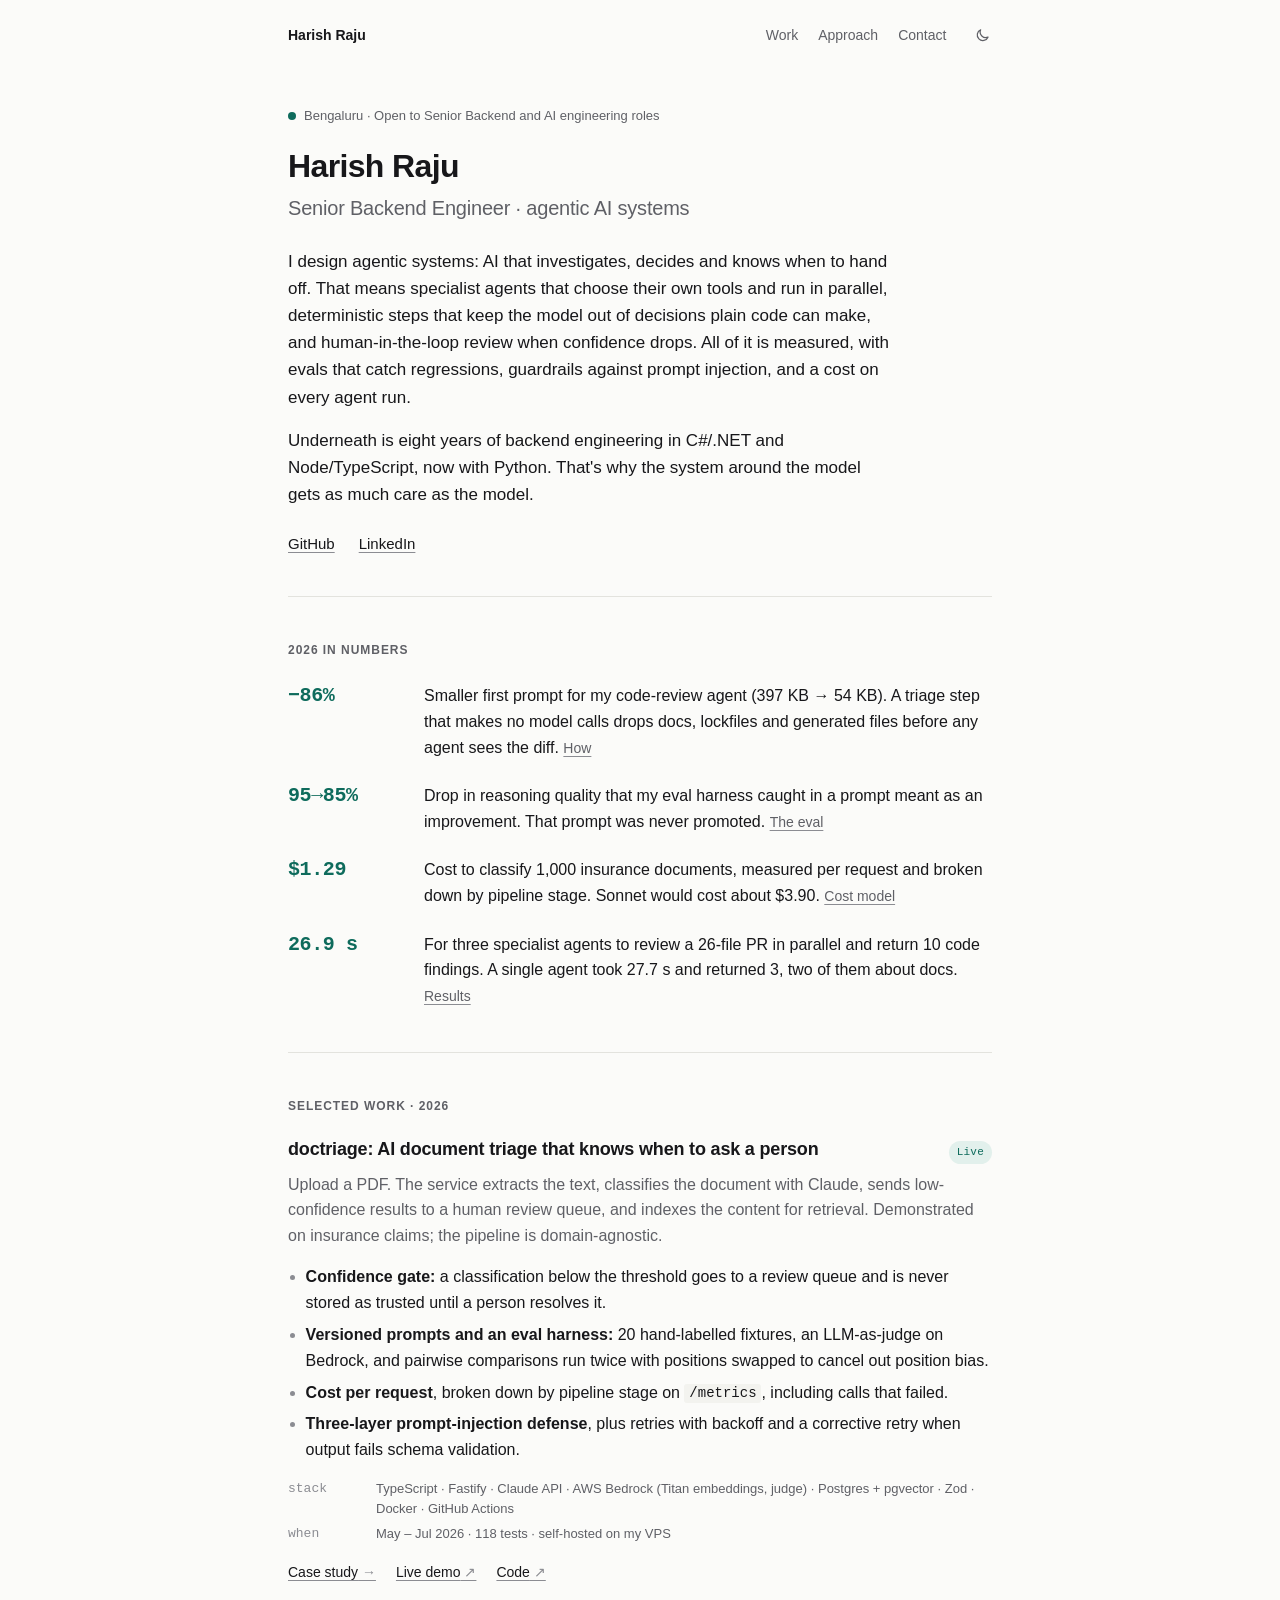
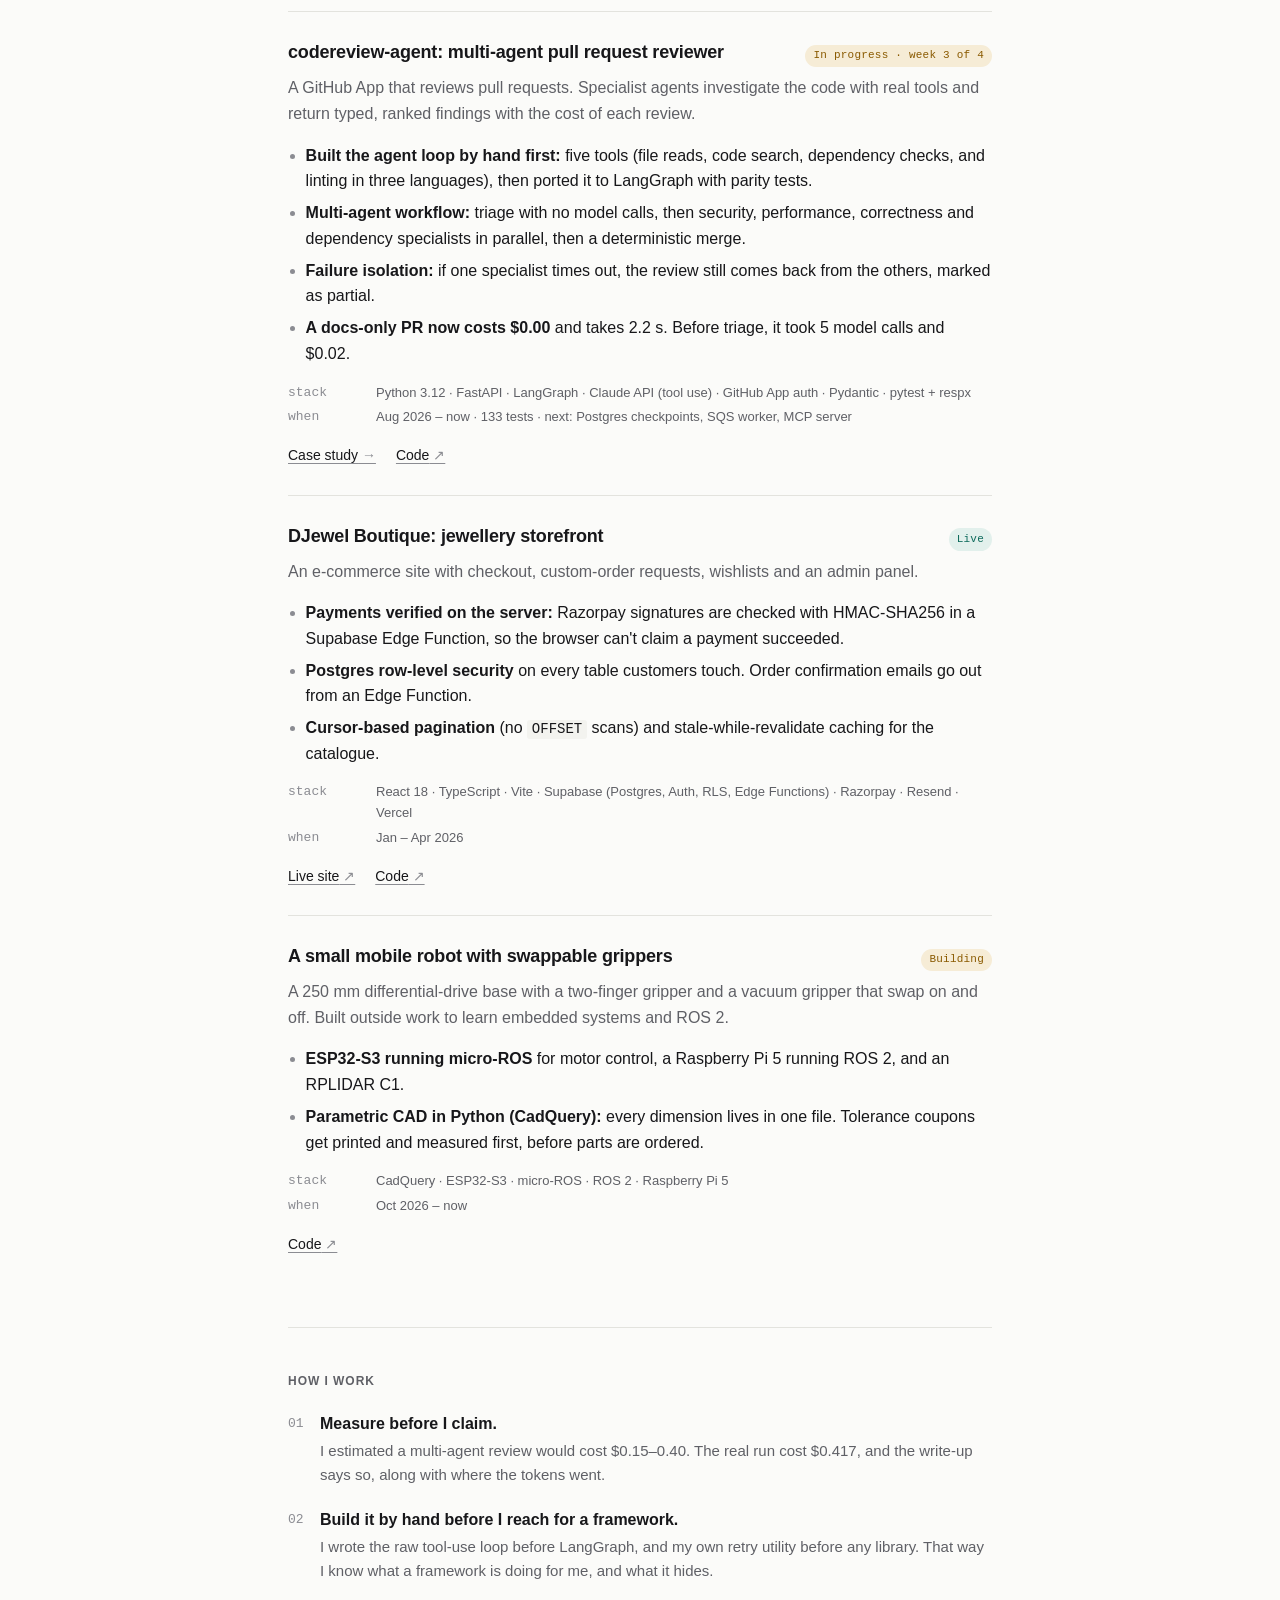
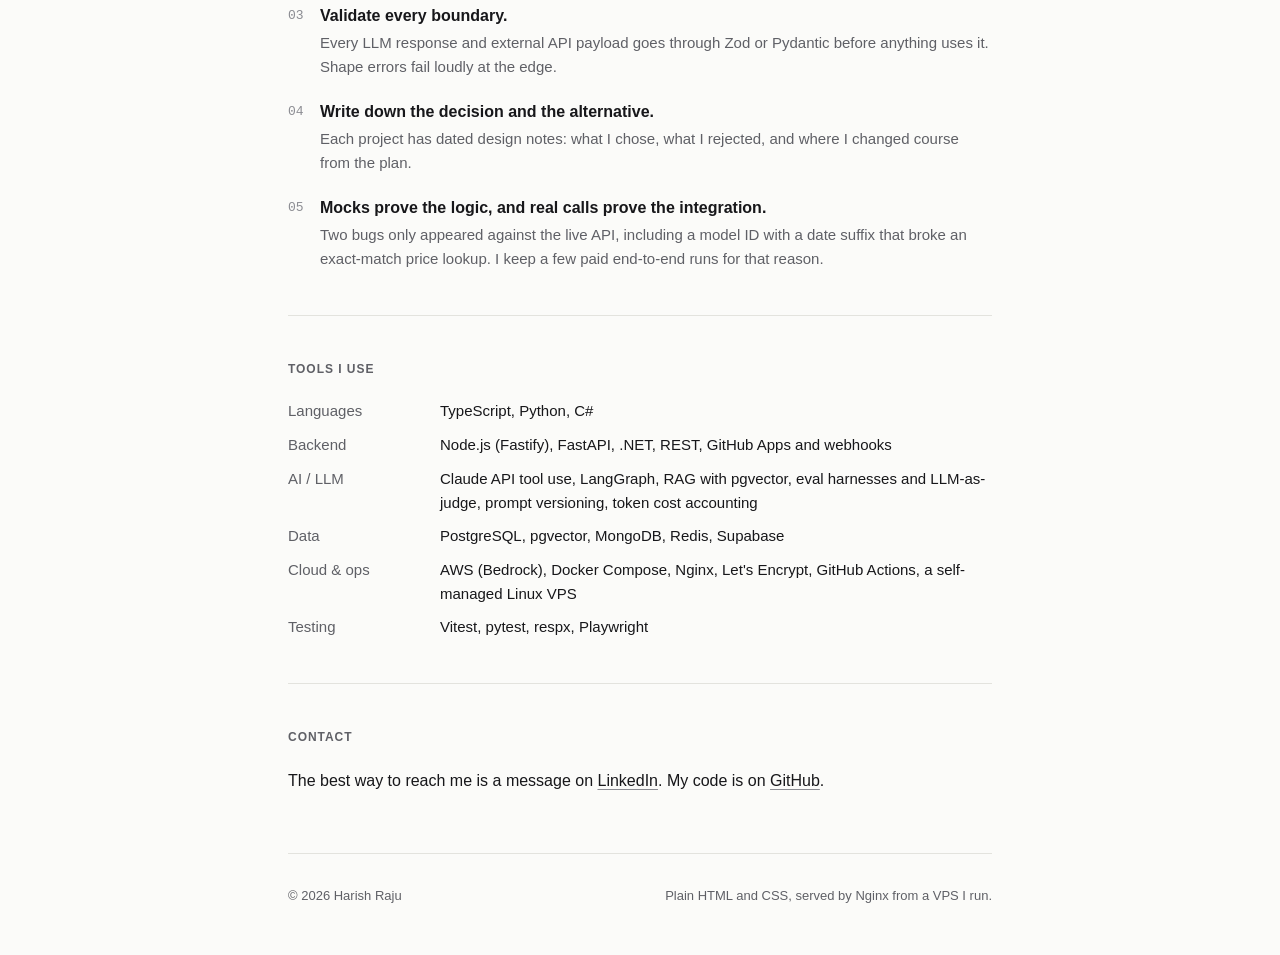
<file: index.html>
<!doctype html>
<html lang="en">
<head>
<meta charset="utf-8">
<meta name="viewport" content="width=device-width, initial-scale=1">
<title>Harish Raju · Senior Backend Engineer, AI Systems</title>
<meta name="description" content="Senior backend engineer in Bengaluru designing agentic AI systems: multi-agent workflows, tool use, human-in-the-loop review, evals and guardrails. 8 years in C#/.NET and Node/TypeScript, now with Python.">
<link rel="canonical" href="https://harishraju.tech/">
<meta name="color-scheme" content="light">
<meta name="theme-color" content="#fbfbf9">

<meta property="og:type" content="profile">
<meta property="og:url" content="https://harishraju.tech/">
<meta property="og:title" content="Harish Raju · Senior Backend Engineer, AI Systems">
<meta property="og:description" content="Agentic AI systems: multi-agent workflows, human-in-the-loop review, evals and guardrails. Case studies with real numbers.">
<meta property="og:image" content="https://harishraju.tech/assets/og.png">
<meta property="og:image:width" content="1200">
<meta property="og:image:height" content="630">
<meta name="twitter:card" content="summary_large_image">

<link rel="icon" href="/favicon.svg" type="image/svg+xml">
<link rel="stylesheet" href="/assets/style.css">
<script src="/assets/theme.js"></script>

<script type="application/ld+json">
{
  "@context": "https://schema.org",
  "@type": "Person",
  "name": "Harish Raju",
  "url": "https://harishraju.tech/",
  "jobTitle": "Senior Backend Engineer",
  "address": { "@type": "PostalAddress", "addressLocality": "Bengaluru", "addressCountry": "IN" },
  "knowsAbout": ["Backend engineering", "Agentic AI systems", "Multi-agent workflows", "AI agents", "Human-in-the-loop AI", "LangGraph", "RAG", "LLM evaluation", "TypeScript", "Python", "C#", ".NET", "PostgreSQL", "AWS Bedrock", "Docker"],
  "sameAs": ["https://github.com/harisharaju1", "https://www.linkedin.com/in/harish-raju"]
}
</script>
</head>
<body>
<a class="skip" href="#main">Skip to content</a>

<div class="wrap">
  <header class="top">
    <a class="home" href="/">Harish Raju</a>
    <div class="right">
      <nav aria-label="Primary">
        <a href="#work">Work</a>
        <a href="#approach">Approach</a>
        <a href="#contact">Contact</a>
      </nav>
      <button class="theme-toggle" type="button" aria-label="Switch to dark mode" aria-pressed="false">
        <svg class="moon" viewBox="0 0 24 24" fill="none" stroke="currentColor" stroke-width="1.75" stroke-linecap="round" stroke-linejoin="round" aria-hidden="true"><path d="M20 14.5A8 8 0 0 1 9.5 4a8 8 0 1 0 10.5 10.5z"/></svg>
        <svg class="sun" viewBox="0 0 24 24" fill="none" stroke="currentColor" stroke-width="1.75" stroke-linecap="round" aria-hidden="true"><circle cx="12" cy="12" r="4"/><path d="M12 2v2M12 20v2M4.9 4.9l1.4 1.4M17.7 17.7l1.4 1.4M2 12h2M20 12h2M4.9 19.1l1.4-1.4M17.7 6.3l1.4-1.4"/></svg>
      </button>
    </div>
  </header>

  <main id="main">

    <section class="hero" aria-labelledby="name">
      <div class="status"><span class="dot" aria-hidden="true"></span>Bengaluru · Open to Senior Backend and AI engineering roles</div>
      <h1 id="name">Harish Raju</h1>
      <p class="role">Senior Backend Engineer · agentic AI systems</p>
      <p class="lede">I design agentic systems: AI that investigates, decides and knows when to hand off. That means specialist agents that choose their own tools and run in parallel, deterministic steps that keep the model out of decisions plain code can make, and human-in-the-loop review when confidence drops. All of it is measured, with evals that catch regressions, guardrails against prompt injection, and a cost on every agent run.</p>
      <p class="lede">Underneath is eight years of backend engineering in C#/.NET and Node/TypeScript, now with Python. That's why the system around the model gets as much care as the model.</p>
      <div class="links">
        <a href="https://github.com/harisharaju1" target="_blank" rel="noopener noreferrer">GitHub</a>
        <a href="https://www.linkedin.com/in/harish-raju" target="_blank" rel="noopener noreferrer">LinkedIn</a>
        <!-- <a href="mailto:you@example.com">Email</a> -->
        <!-- <a href="/resume.pdf">Résumé (PDF)</a> -->
      </div>
    </section>

    <section aria-labelledby="numbers">
      <h2 id="numbers">2026 in numbers</h2>
      <ul class="facts">
        <li><span class="n">−86%</span><span class="d">Smaller first prompt for my code-review agent (397 KB → 54 KB). A triage step that makes no model calls drops docs, lockfiles and generated files before any agent sees the diff. <a href="/work/codereview-agent/#triage">How</a></span></li>
        <li><span class="n">95→85%</span><span class="d">Drop in reasoning quality that my eval harness caught in a prompt meant as an improvement. That prompt was never promoted. <a href="/work/doctriage/#evals">The eval</a></span></li>
        <li><span class="n">$1.29</span><span class="d">Cost to classify 1,000 insurance documents, measured per request and broken down by pipeline stage. Sonnet would cost about $3.90. <a href="/work/doctriage/#cost">Cost model</a></span></li>
        <li><span class="n">26.9 s</span><span class="d">For three specialist agents to review a 26-file PR in parallel and return 10 code findings. A single agent took 27.7 s and returned 3, two of them about docs. <a href="/work/codereview-agent/#results">Results</a></span></li>
      </ul>
    </section>

    <section id="work" aria-labelledby="work-h">
      <h2 id="work-h">Selected work · 2026</h2>

      <article class="project">
        <header>
          <h3>doctriage: AI document triage that knows when to ask a person</h3>
          <span class="badge">Live</span>
        </header>
        <p class="what">Upload a PDF. The service extracts the text, classifies the document with Claude, sends low-confidence results to a human review queue, and indexes the content for retrieval. Demonstrated on insurance claims; the pipeline is domain-agnostic.</p>
        <ul>
          <li><strong>Confidence gate:</strong> a classification below the threshold goes to a review queue and is never stored as trusted until a person resolves it.</li>
          <li><strong>Versioned prompts and an eval harness:</strong> 20 hand-labelled fixtures, an LLM-as-judge on Bedrock, and pairwise comparisons run twice with positions swapped to cancel out position bias.</li>
          <li><strong>Cost per request</strong>, broken down by pipeline stage on <code>/metrics</code>, including calls that failed.</li>
          <li><strong>Three-layer prompt-injection defense</strong>, plus retries with backoff and a corrective retry when output fails schema validation.</li>
        </ul>
        <dl class="spec">
          <dt>Stack</dt><dd>TypeScript · Fastify · Claude API · AWS Bedrock (Titan embeddings, judge) · Postgres + pgvector · Zod · Docker · GitHub Actions</dd>
          <dt>When</dt><dd>May – Jul 2026 · 118 tests · self-hosted on my VPS</dd>
        </dl>
        <div class="actions">
          <a href="/work/doctriage/">Case study</a>
          <a href="https://doctriage.harishraju.tech" target="_blank" rel="noopener noreferrer">Live demo</a>
          <a href="https://github.com/harisharaju1/doctriage" target="_blank" rel="noopener noreferrer">Code</a>
        </div>
      </article>

      <article class="project">
        <header>
          <h3>codereview-agent: multi-agent pull request reviewer</h3>
          <span class="badge wip">In progress · week 3 of 4</span>
        </header>
        <p class="what">A GitHub App that reviews pull requests. Specialist agents investigate the code with real tools and return typed, ranked findings with the cost of each review.</p>
        <ul>
          <li><strong>Built the agent loop by hand first:</strong> five tools (file reads, code search, dependency checks, and linting in three languages), then ported it to LangGraph with parity tests.</li>
          <li><strong>Multi-agent workflow:</strong> triage with no model calls, then security, performance, correctness and dependency specialists in parallel, then a deterministic merge.</li>
          <li><strong>Failure isolation:</strong> if one specialist times out, the review still comes back from the others, marked as partial.</li>
          <li><strong>A docs-only PR now costs $0.00</strong> and takes 2.2 s. Before triage, it took 5 model calls and $0.02.</li>
        </ul>
        <dl class="spec">
          <dt>Stack</dt><dd>Python 3.12 · FastAPI · LangGraph · Claude API (tool use) · GitHub App auth · Pydantic · pytest + respx</dd>
          <dt>When</dt><dd>Aug 2026 – now · 133 tests · next: Postgres checkpoints, SQS worker, MCP server</dd>
        </dl>
        <div class="actions">
          <a href="/work/codereview-agent/">Case study</a>
          <a href="https://github.com/harisharaju1/codereview-agent" target="_blank" rel="noopener noreferrer">Code</a>
        </div>
      </article>

      <article class="project">
        <header>
          <h3>DJewel Boutique: jewellery storefront</h3>
          <span class="badge">Live</span>
        </header>
        <p class="what">An e-commerce site with checkout, custom-order requests, wishlists and an admin panel.</p>
        <ul>
          <li><strong>Payments verified on the server:</strong> Razorpay signatures are checked with HMAC-SHA256 in a Supabase Edge Function, so the browser can't claim a payment succeeded.</li>
          <li><strong>Postgres row-level security</strong> on every table customers touch. Order confirmation emails go out from an Edge Function.</li>
          <li><strong>Cursor-based pagination</strong> (no <code>OFFSET</code> scans) and stale-while-revalidate caching for the catalogue.</li>
        </ul>
        <dl class="spec">
          <dt>Stack</dt><dd>React 18 · TypeScript · Vite · Supabase (Postgres, Auth, RLS, Edge Functions) · Razorpay · Resend · Vercel</dd>
          <dt>When</dt><dd>Jan – Apr 2026</dd>
        </dl>
        <div class="actions">
          <a href="https://digitaljems.vercel.app" target="_blank" rel="noopener noreferrer">Live site</a>
          <a href="https://github.com/harisharaju1/digitaljems" target="_blank" rel="noopener noreferrer">Code</a>
        </div>
      </article>

      <article class="project">
        <header>
          <h3>A small mobile robot with swappable grippers</h3>
          <span class="badge wip">Building</span>
        </header>
        <p class="what">A 250 mm differential-drive base with a two-finger gripper and a vacuum gripper that swap on and off. Built outside work to learn embedded systems and ROS 2.</p>
        <ul>
          <li><strong>ESP32-S3 running micro-ROS</strong> for motor control, a Raspberry Pi 5 running ROS 2, and an RPLIDAR C1.</li>
          <li><strong>Parametric CAD in Python (CadQuery):</strong> every dimension lives in one file. Tolerance coupons get printed and measured first, before parts are ordered.</li>
        </ul>
        <dl class="spec">
          <dt>Stack</dt><dd>CadQuery · ESP32-S3 · micro-ROS · ROS 2 · Raspberry Pi 5</dd>
          <dt>When</dt><dd>Oct 2026 – now</dd>
        </dl>
        <div class="actions">
          <a href="https://github.com/harisharaju1/handheld-robotics-v1" target="_blank" rel="noopener noreferrer">Code</a>
        </div>
      </article>
    </section>

    <!--
      Experience goes here. Suggested shape, newest first:

    <section id="experience" aria-labelledby="exp-h">
      <h2 id="exp-h">Experience</h2>
      <article class="project">
        <header><h3>Senior Software Engineer · Company</h3><span class="mono muted">2022 – now</span></header>
        <ul>
          <li>Outcome with a number (latency, cost, scale, users).</li>
        </ul>
      </article>
    </section>
    -->

    <section id="approach" aria-labelledby="approach-h">
      <h2 id="approach-h">How I work</h2>
      <ol class="principles">
        <li><div><strong>Measure before I claim.</strong><p>I estimated a multi-agent review would cost $0.15–0.40. The real run cost $0.417, and the write-up says so, along with where the tokens went.</p></div></li>
        <li><div><strong>Build it by hand before I reach for a framework.</strong><p>I wrote the raw tool-use loop before LangGraph, and my own retry utility before any library. That way I know what a framework is doing for me, and what it hides.</p></div></li>
        <li><div><strong>Validate every boundary.</strong><p>Every LLM response and external API payload goes through Zod or Pydantic before anything uses it. Shape errors fail loudly at the edge.</p></div></li>
        <li><div><strong>Write down the decision and the alternative.</strong><p>Each project has dated design notes: what I chose, what I rejected, and where I changed course from the plan.</p></div></li>
        <li><div><strong>Mocks prove the logic, and real calls prove the integration.</strong><p>Two bugs only appeared against the live API, including a model ID with a date suffix that broke an exact-match price lookup. I keep a few paid end-to-end runs for that reason.</p></div></li>
      </ol>
    </section>

    <section aria-labelledby="skills-h">
      <h2 id="skills-h">Tools I use</h2>
      <dl class="skills">
        <dt>Languages</dt><dd>TypeScript, Python, C#</dd>
        <dt>Backend</dt><dd>Node.js (Fastify), FastAPI, .NET, REST, GitHub Apps and webhooks</dd>
        <dt>AI / LLM</dt><dd>Claude API tool use, LangGraph, RAG with pgvector, eval harnesses and LLM-as-judge, prompt versioning, token cost accounting</dd>
        <dt>Data</dt><dd>PostgreSQL, pgvector, MongoDB, Redis, Supabase</dd>
        <dt>Cloud &amp; ops</dt><dd>AWS (Bedrock), Docker Compose, Nginx, Let's Encrypt, GitHub Actions, a self-managed Linux VPS</dd>
        <dt>Testing</dt><dd>Vitest, pytest, respx, Playwright</dd>
      </dl>
    </section>

    <section id="contact" aria-labelledby="contact-h">
      <h2 id="contact-h">Contact</h2>
      <p>The best way to reach me is a message on <a href="https://www.linkedin.com/in/harish-raju" target="_blank" rel="noopener noreferrer">LinkedIn</a>. My code is on <a href="https://github.com/harisharaju1" target="_blank" rel="noopener noreferrer">GitHub</a>.</p>
    </section>

  </main>

  <footer class="site">
    <span>© 2026 Harish Raju</span>
    <span class="built">Plain HTML and CSS, served by Nginx from a VPS I run.</span>
  </footer>
</div>
</body>
</html>
</file>
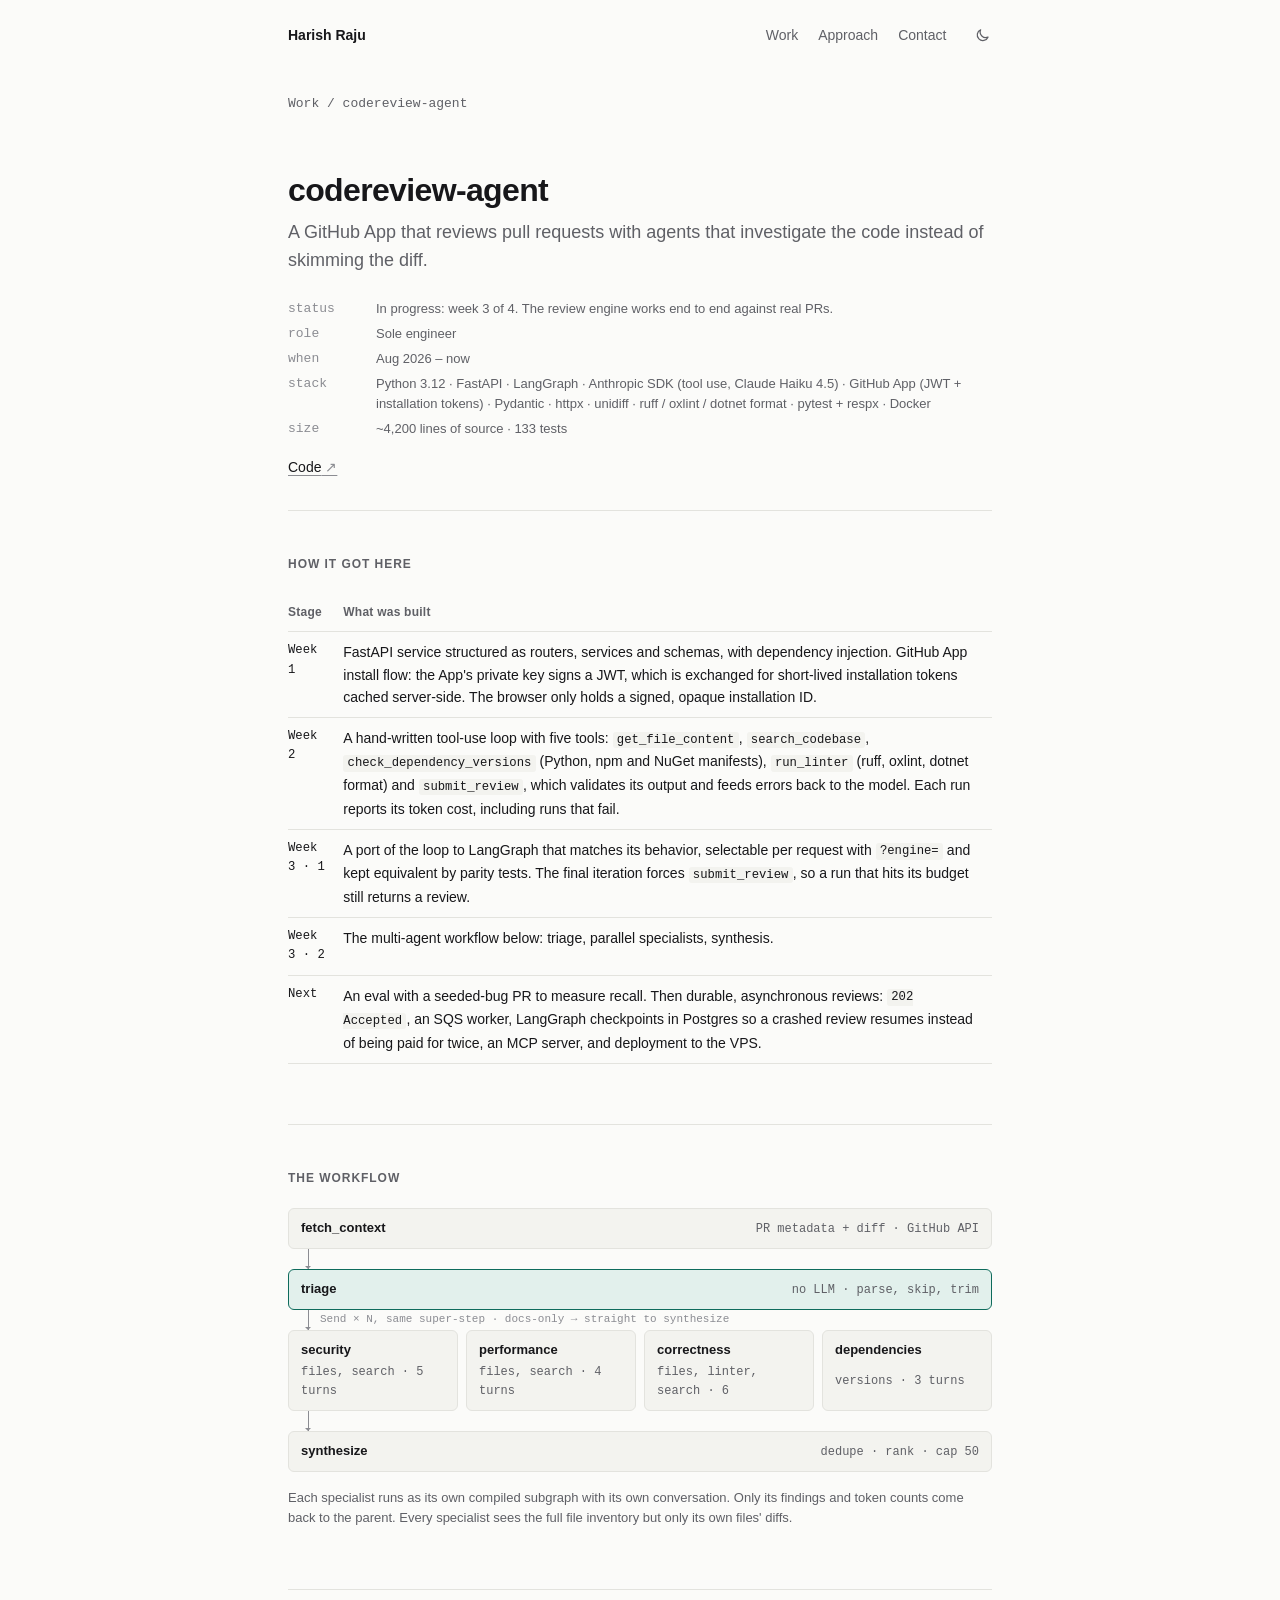
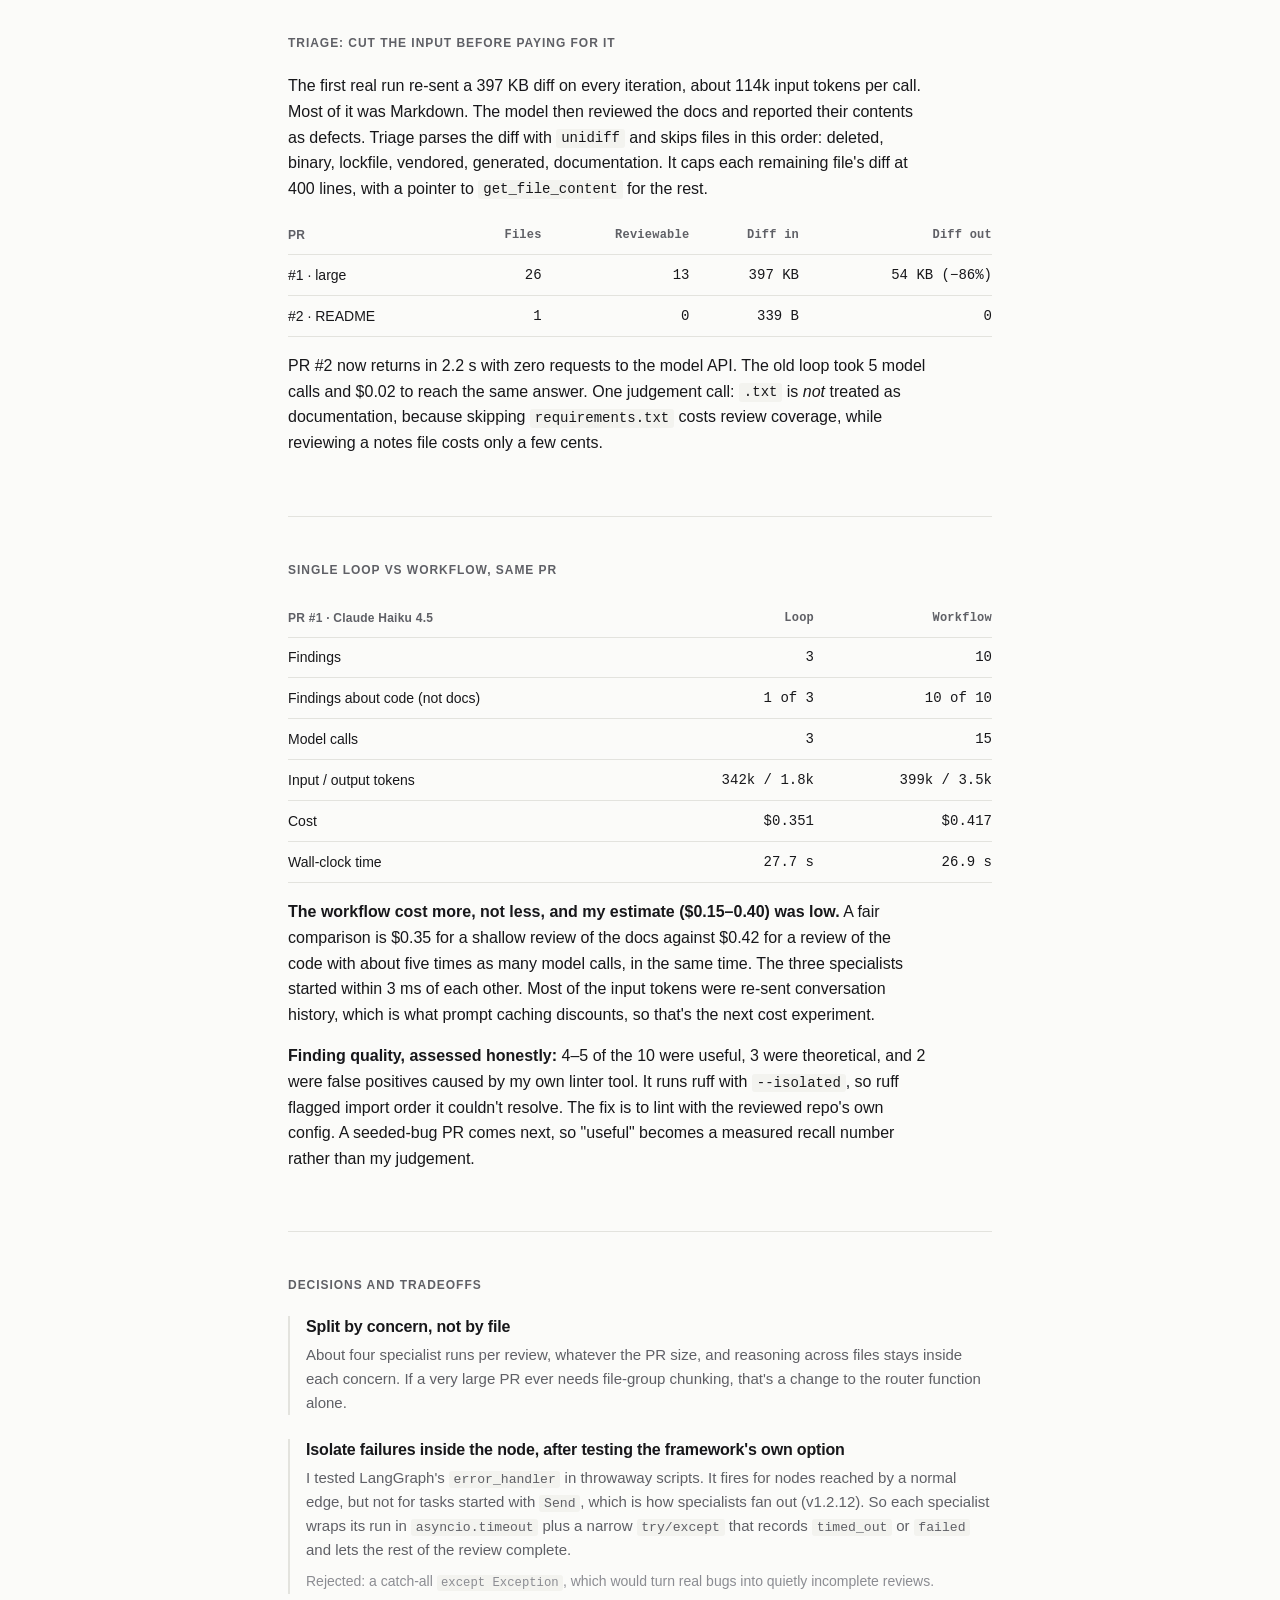
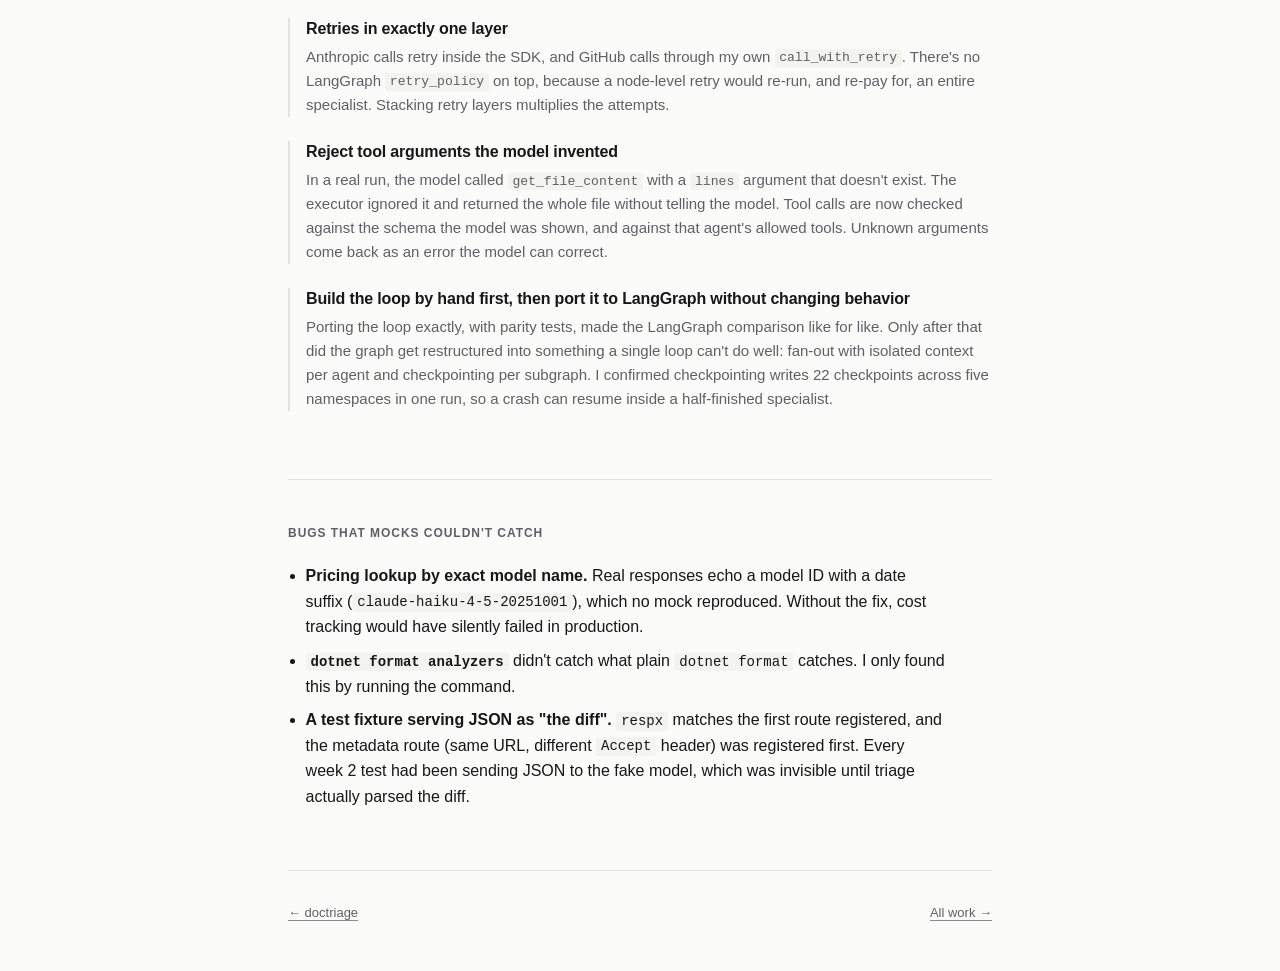
<file: work/codereview-agent/index.html>
<!doctype html>
<html lang="en">
<head>
<meta charset="utf-8">
<meta name="viewport" content="width=device-width, initial-scale=1">
<title>codereview-agent case study · Harish Raju</title>
<meta name="description" content="A GitHub App that reviews pull requests with parallel LangGraph specialist agents: no-LLM triage, per-agent tool subsets and budgets, failure isolation, and measured cost per review.">
<link rel="canonical" href="https://harishraju.tech/work/codereview-agent/">
<meta name="color-scheme" content="light">
<meta property="og:type" content="article">
<meta property="og:url" content="https://harishraju.tech/work/codereview-agent/">
<meta property="og:title" content="codereview-agent: a multi-agent pull request reviewer">
<meta property="og:description" content="From a hand-written tool-use loop to parallel LangGraph specialists, with every run's cost measured.">
<meta property="og:image" content="https://harishraju.tech/assets/og.png">
<meta name="twitter:card" content="summary_large_image">
<link rel="icon" href="/favicon.svg" type="image/svg+xml">
<link rel="stylesheet" href="/assets/style.css">
<script src="/assets/theme.js"></script>
</head>
<body>
<a class="skip" href="#main">Skip to content</a>
<div class="wrap">
  <header class="top">
    <a class="home" href="/">Harish Raju</a>
    <div class="right">
      <nav aria-label="Primary">
        <a href="/#work">Work</a>
        <a href="/#approach">Approach</a>
        <a href="/#contact">Contact</a>
      </nav>
      <button class="theme-toggle" type="button" aria-label="Switch to dark mode" aria-pressed="false">
        <svg class="moon" viewBox="0 0 24 24" fill="none" stroke="currentColor" stroke-width="1.75" stroke-linecap="round" stroke-linejoin="round" aria-hidden="true"><path d="M20 14.5A8 8 0 0 1 9.5 4a8 8 0 1 0 10.5 10.5z"/></svg>
        <svg class="sun" viewBox="0 0 24 24" fill="none" stroke="currentColor" stroke-width="1.75" stroke-linecap="round" aria-hidden="true"><circle cx="12" cy="12" r="4"/><path d="M12 2v2M12 20v2M4.9 4.9l1.4 1.4M17.7 17.7l1.4 1.4M2 12h2M20 12h2M4.9 19.1l1.4-1.4M17.7 6.3l1.4-1.4"/></svg>
      </button>
    </div>
  </header>

  <main id="main">
    <div class="crumb"><a href="/#work">Work</a> / codereview-agent</div>
    <section class="cs-head" aria-labelledby="t">
      <h1 id="t">codereview-agent</h1>
      <p class="role">A GitHub App that reviews pull requests with agents that investigate the code instead of skimming the diff.</p>
      <dl class="spec">
        <dt>Status</dt><dd>In progress: week 3 of 4. The review engine works end to end against real PRs.</dd>
        <dt>Role</dt><dd>Sole engineer</dd>
        <dt>When</dt><dd>Aug 2026 – now</dd>
        <dt>Stack</dt><dd>Python 3.12 · FastAPI · LangGraph · Anthropic SDK (tool use, Claude Haiku 4.5) · GitHub App (JWT + installation tokens) · Pydantic · httpx · unidiff · ruff / oxlint / dotnet format · pytest + respx · Docker</dd>
        <dt>Size</dt><dd>~4,200 lines of source · 133 tests</dd>
      </dl>
      <div class="actions">
        <a href="https://github.com/harisharaju1/codereview-agent" target="_blank" rel="noopener noreferrer">Code</a>
      </div>
    </section>

    <section aria-labelledby="path">
      <h2 id="path">How it got here</h2>
      <div class="table-scroll">
        <table>
          <thead><tr><th>Stage</th><th>What was built</th></tr></thead>
          <tbody>
            <tr><td class="mono">Week 1</td><td>FastAPI service structured as routers, services and schemas, with dependency injection. GitHub App install flow: the App's private key signs a JWT, which is exchanged for short-lived installation tokens cached server-side. The browser only holds a signed, opaque installation ID.</td></tr>
            <tr><td class="mono">Week 2</td><td>A hand-written tool-use loop with five tools: <code>get_file_content</code>, <code>search_codebase</code>, <code>check_dependency_versions</code> (Python, npm and NuGet manifests), <code>run_linter</code> (ruff, oxlint, dotnet format) and <code>submit_review</code>, which validates its output and feeds errors back to the model. Each run reports its token cost, including runs that fail.</td></tr>
            <tr><td class="mono">Week 3 · 1</td><td>A port of the loop to LangGraph that matches its behavior, selectable per request with <code>?engine=</code> and kept equivalent by parity tests. The final iteration forces <code>submit_review</code>, so a run that hits its budget still returns a review.</td></tr>
            <tr><td class="mono">Week 3 · 2</td><td>The multi-agent workflow below: triage, parallel specialists, synthesis.</td></tr>
            <tr><td class="mono">Next</td><td>An eval with a seeded-bug PR to measure recall. Then durable, asynchronous reviews: <code>202 Accepted</code>, an SQS worker, LangGraph checkpoints in Postgres so a crashed review resumes instead of being paid for twice, an MCP server, and deployment to the VPS.</td></tr>
          </tbody>
        </table>
      </div>
    </section>

    <section aria-labelledby="arch">
      <h2 id="arch">The workflow</h2>
      <div class="flow" role="img" aria-label="Workflow: fetch PR context, then triage with no model calls, then up to four specialists in parallel (security, performance, correctness, dependencies), each with its own tools and budget, then a deterministic synthesis step. A docs-only PR skips straight to synthesis.">
        <div class="step"><b>fetch_context</b><span>PR metadata + diff · GitHub API</span></div>
        <div class="arrow"></div>
        <div class="step accent"><b>triage</b><span>no LLM · parse, skip, trim</span></div>
        <div class="arrow"><em>Send × N, same super-step · docs-only → straight to synthesize</em></div>
        <div class="fork four">
          <div class="step"><b>security</b><span>files, search · 5 turns</span></div>
          <div class="step"><b>performance</b><span>files, search · 4 turns</span></div>
          <div class="step"><b>correctness</b><span>files, linter, search · 6</span></div>
          <div class="step"><b>dependencies</b><span>versions · 3 turns</span></div>
        </div>
        <div class="arrow"></div>
        <div class="step"><b>synthesize</b><span>dedupe · rank · cap 50</span></div>
      </div>
      <p class="caption">Each specialist runs as its own compiled subgraph with its own conversation. Only its findings and token counts come back to the parent. Every specialist sees the full file inventory but only its own files' diffs.</p>
    </section>

    <section id="triage" aria-labelledby="triage-h">
      <h2 id="triage-h">Triage: cut the input before paying for it</h2>
      <div class="prose">
        <p>The first real run re-sent a 397 KB diff on every iteration, about 114k input tokens per call. Most of it was Markdown. The model then reviewed the docs and reported their contents as defects. Triage parses the diff with <code>unidiff</code> and skips files in this order: deleted, binary, lockfile, vendored, generated, documentation. It caps each remaining file's diff at 400 lines, with a pointer to <code>get_file_content</code> for the rest.</p>
      </div>
      <div class="table-scroll">
        <table>
          <thead><tr><th>PR</th><th class="num">Files</th><th class="num">Reviewable</th><th class="num">Diff in</th><th class="num">Diff out</th></tr></thead>
          <tbody>
            <tr><td>#1 · large</td><td class="num">26</td><td class="num">13</td><td class="num">397 KB</td><td class="num">54 KB (−86%)</td></tr>
            <tr><td>#2 · README</td><td class="num">1</td><td class="num">0</td><td class="num">339 B</td><td class="num">0</td></tr>
          </tbody>
        </table>
      </div>
      <div class="prose">
        <p>PR #2 now returns in 2.2 s with zero requests to the model API. The old loop took 5 model calls and $0.02 to reach the same answer. One judgement call: <code>.txt</code> is <em>not</em> treated as documentation, because skipping <code>requirements.txt</code> costs review coverage, while reviewing a notes file costs only a few cents.</p>
      </div>
    </section>

    <section id="results" aria-labelledby="results-h">
      <h2 id="results-h">Single loop vs workflow, same PR</h2>
      <div class="table-scroll">
        <table>
          <thead><tr><th>PR #1 · Claude Haiku 4.5</th><th class="num">Loop</th><th class="num">Workflow</th></tr></thead>
          <tbody>
            <tr><td>Findings</td><td class="num">3</td><td class="num">10</td></tr>
            <tr><td>Findings about code (not docs)</td><td class="num">1 of 3</td><td class="num">10 of 10</td></tr>
            <tr><td>Model calls</td><td class="num">3</td><td class="num">15</td></tr>
            <tr><td>Input / output tokens</td><td class="num">342k / 1.8k</td><td class="num">399k / 3.5k</td></tr>
            <tr><td>Cost</td><td class="num">$0.351</td><td class="num">$0.417</td></tr>
            <tr><td>Wall-clock time</td><td class="num">27.7 s</td><td class="num">26.9 s</td></tr>
          </tbody>
        </table>
      </div>
      <div class="prose">
        <p><strong>The workflow cost more, not less, and my estimate ($0.15–0.40) was low.</strong> A fair comparison is $0.35 for a shallow review of the docs against $0.42 for a review of the code with about five times as many model calls, in the same time. The three specialists started within 3 ms of each other. Most of the input tokens were re-sent conversation history, which is what prompt caching discounts, so that's the next cost experiment.</p>
        <p><strong>Finding quality, assessed honestly:</strong> 4–5 of the 10 were useful, 3 were theoretical, and 2 were false positives caused by my own linter tool. It runs ruff with <code>--isolated</code>, so ruff flagged import order it couldn't resolve. The fix is to lint with the reviewed repo's own config. A seeded-bug PR comes next, so "useful" becomes a measured recall number rather than my judgement.</p>
      </div>
    </section>

    <section aria-labelledby="decisions">
      <h2 id="decisions">Decisions and tradeoffs</h2>

      <div class="decision">
        <h3>Split by concern, not by file</h3>
        <p>About four specialist runs per review, whatever the PR size, and reasoning across files stays inside each concern. If a very large PR ever needs file-group chunking, that's a change to the router function alone.</p>
      </div>

      <div class="decision">
        <h3>Isolate failures inside the node, after testing the framework's own option</h3>
        <p>I tested LangGraph's <code>error_handler</code> in throwaway scripts. It fires for nodes reached by a normal edge, but not for tasks started with <code>Send</code>, which is how specialists fan out (v1.2.12). So each specialist wraps its run in <code>asyncio.timeout</code> plus a narrow <code>try/except</code> that records <code>timed_out</code> or <code>failed</code> and lets the rest of the review complete.</p>
        <p class="alt">Rejected: a catch-all <code>except Exception</code>, which would turn real bugs into quietly incomplete reviews.</p>
      </div>

      <div class="decision">
        <h3>Retries in exactly one layer</h3>
        <p>Anthropic calls retry inside the SDK, and GitHub calls through my own <code>call_with_retry</code>. There's no LangGraph <code>retry_policy</code> on top, because a node-level retry would re-run, and re-pay for, an entire specialist. Stacking retry layers multiplies the attempts.</p>
      </div>

      <div class="decision">
        <h3>Reject tool arguments the model invented</h3>
        <p>In a real run, the model called <code>get_file_content</code> with a <code>lines</code> argument that doesn't exist. The executor ignored it and returned the whole file without telling the model. Tool calls are now checked against the schema the model was shown, and against that agent's allowed tools. Unknown arguments come back as an error the model can correct.</p>
      </div>

      <div class="decision">
        <h3>Build the loop by hand first, then port it to LangGraph without changing behavior</h3>
        <p>Porting the loop exactly, with parity tests, made the LangGraph comparison like for like. Only after that did the graph get restructured into something a single loop can't do well: fan-out with isolated context per agent and checkpointing per subgraph. I confirmed checkpointing writes 22 checkpoints across five namespaces in one run, so a crash can resume inside a half-finished specialist.</p>
      </div>
    </section>

    <section aria-labelledby="bugs">
      <h2 id="bugs">Bugs that mocks couldn't catch</h2>
      <div class="prose">
        <ul>
          <li><strong>Pricing lookup by exact model name.</strong> Real responses echo a model ID with a date suffix (<code>claude-haiku-4-5-20251001</code>), which no mock reproduced. Without the fix, cost tracking would have silently failed in production.</li>
          <li><strong><code>dotnet format analyzers</code></strong> didn't catch what plain <code>dotnet format</code> catches. I only found this by running the command.</li>
          <li><strong>A test fixture serving JSON as "the diff".</strong> <code>respx</code> matches the first route registered, and the metadata route (same URL, different <code>Accept</code> header) was registered first. Every week 2 test had been sending JSON to the fake model, which was invisible until triage actually parsed the diff.</li>
        </ul>
      </div>
    </section>
  </main>

  <footer class="site">
    <span><a href="/work/doctriage/">← doctriage</a></span>
    <span><a href="/">All work →</a></span>
  </footer>
</div>
</body>
</html>
</file>
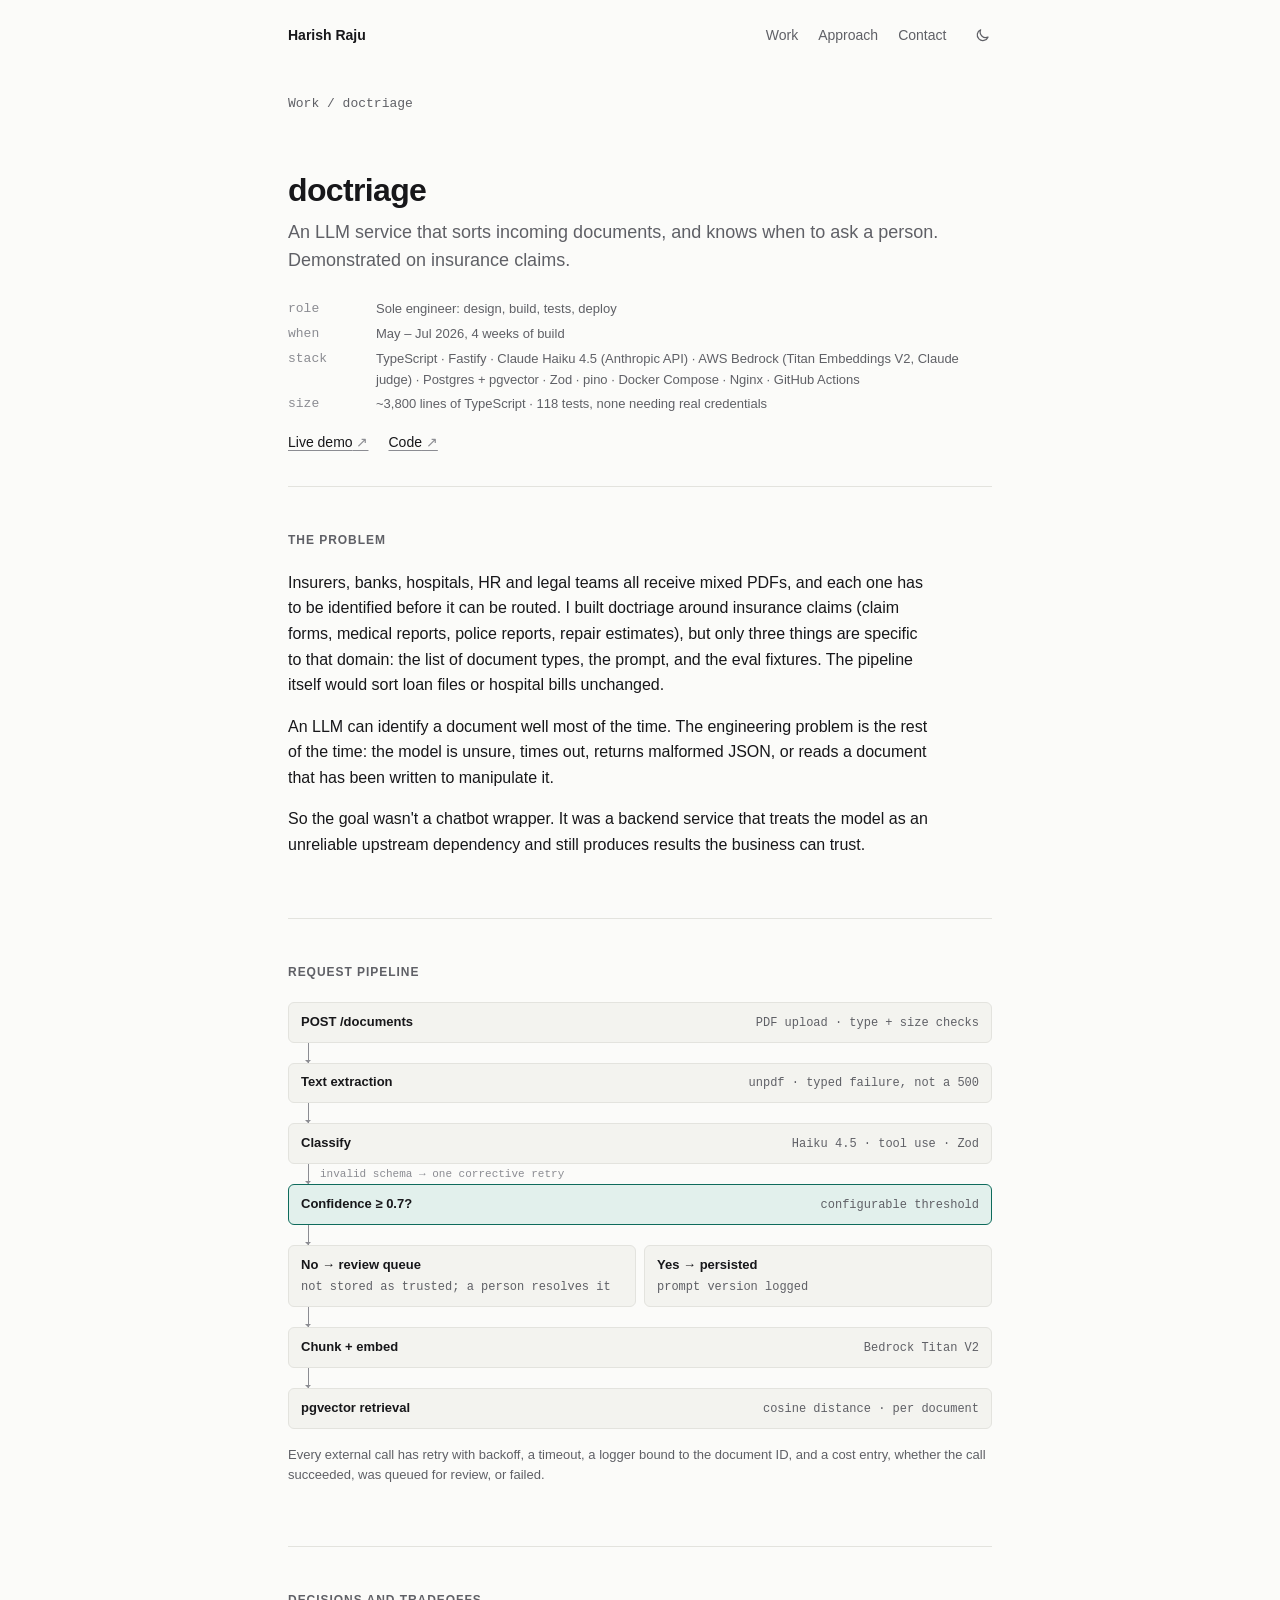
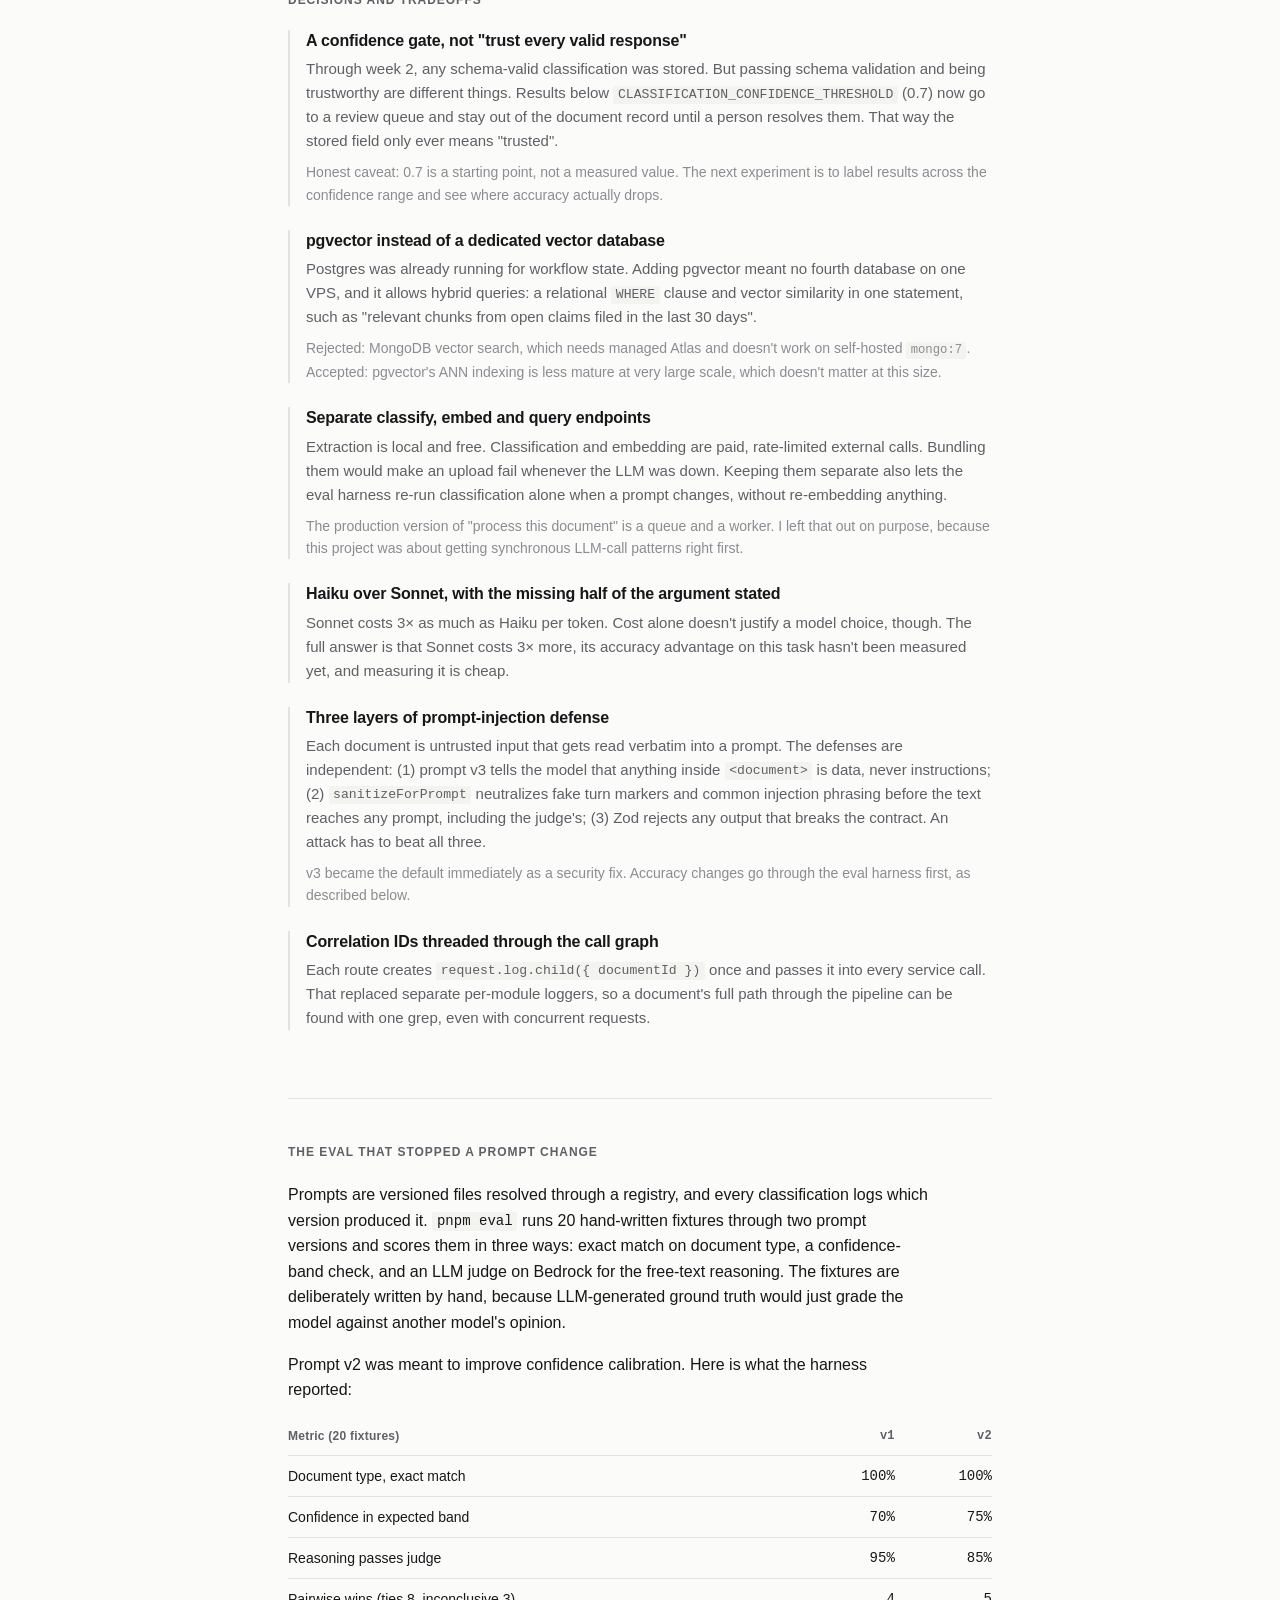
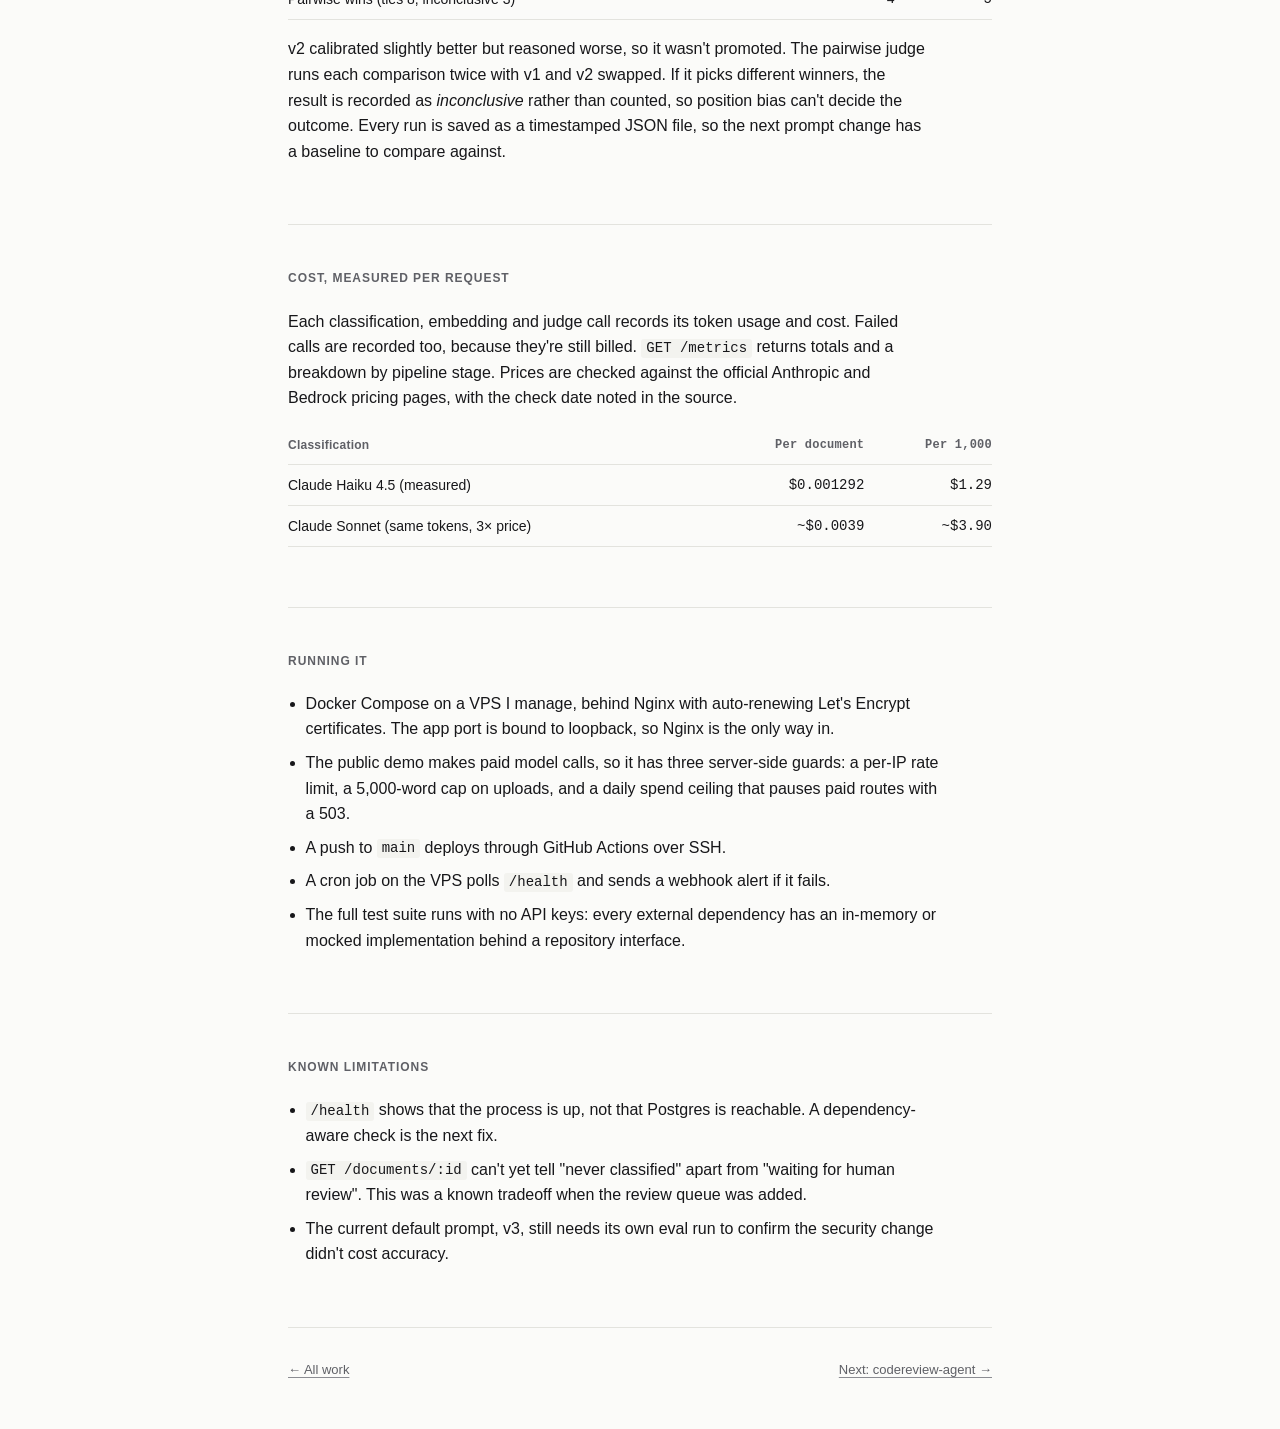
<file: work/doctriage/index.html>
<!doctype html>
<html lang="en">
<head>
<meta charset="utf-8">
<meta name="viewport" content="width=device-width, initial-scale=1">
<title>doctriage case study · Harish Raju</title>
<meta name="description" content="An LLM document triage service, demonstrated on insurance claims: confidence-gated human review, versioned prompts with an eval harness, per-request cost tracking and layered prompt-injection defense.">
<link rel="canonical" href="https://harishraju.tech/work/doctriage/">
<meta name="color-scheme" content="light">
<meta property="og:type" content="article">
<meta property="og:url" content="https://harishraju.tech/work/doctriage/">
<meta property="og:title" content="doctriage: AI document triage that knows when to ask a person">
<meta property="og:description" content="Confidence-gated human review, an eval harness that caught a regression, and $1.29 per 1,000 documents.">
<meta property="og:image" content="https://harishraju.tech/assets/og.png">
<meta name="twitter:card" content="summary_large_image">
<link rel="icon" href="/favicon.svg" type="image/svg+xml">
<link rel="stylesheet" href="/assets/style.css">
<script src="/assets/theme.js"></script>
</head>
<body>
<a class="skip" href="#main">Skip to content</a>
<div class="wrap">
  <header class="top">
    <a class="home" href="/">Harish Raju</a>
    <div class="right">
      <nav aria-label="Primary">
        <a href="/#work">Work</a>
        <a href="/#approach">Approach</a>
        <a href="/#contact">Contact</a>
      </nav>
      <button class="theme-toggle" type="button" aria-label="Switch to dark mode" aria-pressed="false">
        <svg class="moon" viewBox="0 0 24 24" fill="none" stroke="currentColor" stroke-width="1.75" stroke-linecap="round" stroke-linejoin="round" aria-hidden="true"><path d="M20 14.5A8 8 0 0 1 9.5 4a8 8 0 1 0 10.5 10.5z"/></svg>
        <svg class="sun" viewBox="0 0 24 24" fill="none" stroke="currentColor" stroke-width="1.75" stroke-linecap="round" aria-hidden="true"><circle cx="12" cy="12" r="4"/><path d="M12 2v2M12 20v2M4.9 4.9l1.4 1.4M17.7 17.7l1.4 1.4M2 12h2M20 12h2M4.9 19.1l1.4-1.4M17.7 6.3l1.4-1.4"/></svg>
      </button>
    </div>
  </header>

  <main id="main">
    <div class="crumb"><a href="/#work">Work</a> / doctriage</div>
    <section class="cs-head" aria-labelledby="t">
      <h1 id="t">doctriage</h1>
      <p class="role">An LLM service that sorts incoming documents, and knows when to ask a person. Demonstrated on insurance claims.</p>
      <dl class="spec">
        <dt>Role</dt><dd>Sole engineer: design, build, tests, deploy</dd>
        <dt>When</dt><dd>May – Jul 2026, 4 weeks of build</dd>
        <dt>Stack</dt><dd>TypeScript · Fastify · Claude Haiku 4.5 (Anthropic API) · AWS Bedrock (Titan Embeddings V2, Claude judge) · Postgres + pgvector · Zod · pino · Docker Compose · Nginx · GitHub Actions</dd>
        <dt>Size</dt><dd>~3,800 lines of TypeScript · 118 tests, none needing real credentials</dd>
      </dl>
      <div class="actions">
        <a href="https://doctriage.harishraju.tech" target="_blank" rel="noopener noreferrer">Live demo</a>
        <a href="https://github.com/harisharaju1/doctriage" target="_blank" rel="noopener noreferrer">Code</a>
      </div>
    </section>

    <section aria-labelledby="problem">
      <h2 id="problem">The problem</h2>
      <div class="prose">
        <p>Insurers, banks, hospitals, HR and legal teams all receive mixed PDFs, and each one has to be identified before it can be routed. I built doctriage around insurance claims (claim forms, medical reports, police reports, repair estimates), but only three things are specific to that domain: the list of document types, the prompt, and the eval fixtures. The pipeline itself would sort loan files or hospital bills unchanged.</p>
        <p>An LLM can identify a document well most of the time. The engineering problem is the rest of the time: the model is unsure, times out, returns malformed JSON, or reads a document that has been written to manipulate it.</p>
        <p>So the goal wasn't a chatbot wrapper. It was a backend service that treats the model as an unreliable upstream dependency and still produces results the business can trust.</p>
      </div>
    </section>

    <section aria-labelledby="arch">
      <h2 id="arch">Request pipeline</h2>
      <div class="flow" role="img" aria-label="Pipeline: upload PDF, extract text, classify with Claude Haiku using tool use, check confidence against a threshold. Below threshold goes to a human review queue; at or above is persisted. Persisted documents are chunked, embedded with Bedrock Titan, stored in pgvector, and queried by cosine distance.">
        <div class="step"><b>POST /documents</b><span>PDF upload · type + size checks</span></div>
        <div class="arrow"></div>
        <div class="step"><b>Text extraction</b><span>unpdf · typed failure, not a 500</span></div>
        <div class="arrow"></div>
        <div class="step"><b>Classify</b><span>Haiku 4.5 · tool use · Zod</span></div>
        <div class="arrow"><em>invalid schema → one corrective retry</em></div>
        <div class="step accent"><b>Confidence ≥ 0.7?</b><span>configurable threshold</span></div>
        <div class="arrow"></div>
        <div class="fork">
          <div class="step"><b>No → review queue</b><span>not stored as trusted; a person resolves it</span></div>
          <div class="step"><b>Yes → persisted</b><span>prompt version logged</span></div>
        </div>
        <div class="arrow"></div>
        <div class="step"><b>Chunk + embed</b><span>Bedrock Titan V2</span></div>
        <div class="arrow"></div>
        <div class="step"><b>pgvector retrieval</b><span>cosine distance · per document</span></div>
      </div>
      <p class="caption">Every external call has retry with backoff, a timeout, a logger bound to the document ID, and a cost entry, whether the call succeeded, was queued for review, or failed.</p>
    </section>

    <section aria-labelledby="decisions">
      <h2 id="decisions">Decisions and tradeoffs</h2>

      <div class="decision">
        <h3>A confidence gate, not "trust every valid response"</h3>
        <p>Through week 2, any schema-valid classification was stored. But passing schema validation and being trustworthy are different things. Results below <code>CLASSIFICATION_CONFIDENCE_THRESHOLD</code> (0.7) now go to a review queue and stay out of the document record until a person resolves them. That way the stored field only ever means "trusted".</p>
        <p class="alt">Honest caveat: 0.7 is a starting point, not a measured value. The next experiment is to label results across the confidence range and see where accuracy actually drops.</p>
      </div>

      <div class="decision">
        <h3>pgvector instead of a dedicated vector database</h3>
        <p>Postgres was already running for workflow state. Adding pgvector meant no fourth database on one VPS, and it allows hybrid queries: a relational <code>WHERE</code> clause and vector similarity in one statement, such as "relevant chunks from open claims filed in the last 30 days".</p>
        <p class="alt">Rejected: MongoDB vector search, which needs managed Atlas and doesn't work on self-hosted <code>mongo:7</code>. Accepted: pgvector's ANN indexing is less mature at very large scale, which doesn't matter at this size.</p>
      </div>

      <div class="decision">
        <h3>Separate classify, embed and query endpoints</h3>
        <p>Extraction is local and free. Classification and embedding are paid, rate-limited external calls. Bundling them would make an upload fail whenever the LLM was down. Keeping them separate also lets the eval harness re-run classification alone when a prompt changes, without re-embedding anything.</p>
        <p class="alt">The production version of "process this document" is a queue and a worker. I left that out on purpose, because this project was about getting synchronous LLM-call patterns right first.</p>
      </div>

      <div class="decision">
        <h3>Haiku over Sonnet, with the missing half of the argument stated</h3>
        <p>Sonnet costs 3× as much as Haiku per token. Cost alone doesn't justify a model choice, though. The full answer is that Sonnet costs 3× more, its accuracy advantage on this task hasn't been measured yet, and measuring it is cheap.</p>
      </div>

      <div class="decision">
        <h3>Three layers of prompt-injection defense</h3>
        <p>Each document is untrusted input that gets read verbatim into a prompt. The defenses are independent: (1) prompt v3 tells the model that anything inside <code>&lt;document&gt;</code> is data, never instructions; (2) <code>sanitizeForPrompt</code> neutralizes fake turn markers and common injection phrasing before the text reaches any prompt, including the judge's; (3) Zod rejects any output that breaks the contract. An attack has to beat all three.</p>
        <p class="alt">v3 became the default immediately as a security fix. Accuracy changes go through the eval harness first, as described below.</p>
      </div>

      <div class="decision">
        <h3>Correlation IDs threaded through the call graph</h3>
        <p>Each route creates <code>request.log.child({ documentId })</code> once and passes it into every service call. That replaced separate per-module loggers, so a document's full path through the pipeline can be found with one grep, even with concurrent requests.</p>
      </div>
    </section>

    <section id="evals" aria-labelledby="evals-h">
      <h2 id="evals-h">The eval that stopped a prompt change</h2>
      <div class="prose">
        <p>Prompts are versioned files resolved through a registry, and every classification logs which version produced it. <code>pnpm eval</code> runs 20 hand-written fixtures through two prompt versions and scores them in three ways: exact match on document type, a confidence-band check, and an LLM judge on Bedrock for the free-text reasoning. The fixtures are deliberately written by hand, because LLM-generated ground truth would just grade the model against another model's opinion.</p>
        <p>Prompt v2 was meant to improve confidence calibration. Here is what the harness reported:</p>
      </div>
      <div class="table-scroll">
        <table>
          <thead><tr><th>Metric (20 fixtures)</th><th class="num">v1</th><th class="num">v2</th></tr></thead>
          <tbody>
            <tr><td>Document type, exact match</td><td class="num">100%</td><td class="num">100%</td></tr>
            <tr><td>Confidence in expected band</td><td class="num">70%</td><td class="num">75%</td></tr>
            <tr><td>Reasoning passes judge</td><td class="num">95%</td><td class="num">85%</td></tr>
            <tr><td>Pairwise wins (ties 8, inconclusive 3)</td><td class="num">4</td><td class="num">5</td></tr>
          </tbody>
        </table>
      </div>
      <div class="prose">
        <p>v2 calibrated slightly better but reasoned worse, so it wasn't promoted. The pairwise judge runs each comparison twice with v1 and v2 swapped. If it picks different winners, the result is recorded as <em>inconclusive</em> rather than counted, so position bias can't decide the outcome. Every run is saved as a timestamped JSON file, so the next prompt change has a baseline to compare against.</p>
      </div>
    </section>

    <section id="cost" aria-labelledby="cost-h">
      <h2 id="cost-h">Cost, measured per request</h2>
      <div class="prose">
        <p>Each classification, embedding and judge call records its token usage and cost. Failed calls are recorded too, because they're still billed. <code>GET /metrics</code> returns totals and a breakdown by pipeline stage. Prices are checked against the official Anthropic and Bedrock pricing pages, with the check date noted in the source.</p>
      </div>
      <div class="table-scroll">
        <table>
          <thead><tr><th>Classification</th><th class="num">Per document</th><th class="num">Per 1,000</th></tr></thead>
          <tbody>
            <tr><td>Claude Haiku 4.5 (measured)</td><td class="num">$0.001292</td><td class="num">$1.29</td></tr>
            <tr><td>Claude Sonnet (same tokens, 3× price)</td><td class="num">~$0.0039</td><td class="num">~$3.90</td></tr>
          </tbody>
        </table>
      </div>
    </section>

    <section aria-labelledby="ops">
      <h2 id="ops">Running it</h2>
      <div class="prose">
        <ul>
          <li>Docker Compose on a VPS I manage, behind Nginx with auto-renewing Let's Encrypt certificates. The app port is bound to loopback, so Nginx is the only way in.</li>
          <li>The public demo makes paid model calls, so it has three server-side guards: a per-IP rate limit, a 5,000-word cap on uploads, and a daily spend ceiling that pauses paid routes with a 503.</li>
          <li>A push to <code>main</code> deploys through GitHub Actions over SSH.</li>
          <li>A cron job on the VPS polls <code>/health</code> and sends a webhook alert if it fails.</li>
          <li>The full test suite runs with no API keys: every external dependency has an in-memory or mocked implementation behind a repository interface.</li>
        </ul>
      </div>
    </section>

    <section aria-labelledby="limits">
      <h2 id="limits">Known limitations</h2>
      <div class="prose">
        <ul>
          <li><code>/health</code> shows that the process is up, not that Postgres is reachable. A dependency-aware check is the next fix.</li>
          <li><code>GET /documents/:id</code> can't yet tell "never classified" apart from "waiting for human review". This was a known tradeoff when the review queue was added.</li>
          <li>The current default prompt, v3, still needs its own eval run to confirm the security change didn't cost accuracy.</li>
        </ul>
      </div>
    </section>
  </main>

  <footer class="site">
    <span><a href="/">← All work</a></span>
    <span><a href="/work/codereview-agent/">Next: codereview-agent →</a></span>
  </footer>
</div>
</body>
</html>
</file>
<file: assets/style.css>
/* harishraju.tech — one stylesheet, no build step. */

:root {
  --bg: #fbfbf9;
  --surface: #f3f3ef;
  --text: #17171a;
  --muted: #5f6066;
  --faint: #8b8c92;
  --rule: #e3e3de;
  --accent: #0e6b5c;
  --accent-soft: #e2f0ec;
  --warn: #8a5a00;
  --warn-soft: #f6ecd6;

  --sans: ui-sans-serif, -apple-system, BlinkMacSystemFont, "Segoe UI", Roboto, "Helvetica Neue", Arial, sans-serif;
  --mono: ui-monospace, "SF Mono", SFMono-Regular, Menlo, Consolas, "Liberation Mono", monospace;

  --measure: 44rem;
  --gutter: 1rem;

  color-scheme: light;
}

/* Light is the default. Dark applies only when the visitor picks it (assets/theme.js). */
:root[data-theme="dark"] {
  --bg: #111214;
  --surface: #18191c;
  --text: #e8e8e6;
  --muted: #a3a4a8;
  --faint: #75767b;
  --rule: #2a2b2f;
  --accent: #5cc3ac;
  --accent-soft: #15302a;
  --warn: #e0b45c;
  --warn-soft: #2d2513;

  color-scheme: dark;
}

*, *::before, *::after { box-sizing: border-box; }

html { -webkit-text-size-adjust: 100%; }

body {
  margin: 0;
  background: var(--bg);
  color: var(--text);
  font: 16px/1.6 var(--sans);
  text-rendering: optimizeLegibility;
  -webkit-font-smoothing: antialiased;
}

.wrap {
  max-width: calc(var(--measure) + 2 * var(--gutter));
  margin: 0 auto;
  padding: 0 var(--gutter);
}

a { color: inherit; text-decoration-color: var(--faint); text-underline-offset: 3px; text-decoration-thickness: 1px; }
a:hover { color: var(--accent); text-decoration-color: currentColor; }
a:focus-visible { outline: 2px solid var(--accent); outline-offset: 2px; border-radius: 2px; }

.skip { position: absolute; left: -999px; }
.skip:focus { left: var(--gutter); top: .5rem; background: var(--bg); padding: .25rem .5rem; }

/* ---------- top bar ---------- */

.top {
  display: flex; justify-content: space-between; align-items: baseline;
  padding: 1.5rem 0 0; font-size: .875rem;
}
.top .home { font-weight: 600; text-decoration: none; }
.top nav { display: flex; gap: 1.25rem; color: var(--muted); }
.top nav a { text-decoration: none; }
.top .right { display: flex; align-items: center; gap: 1.25rem; }

/* Hidden until theme.js runs, so it never shows as a dead button without JS. */
.theme-toggle { display: none; }
:root[data-theme] .theme-toggle {
  display: inline-flex; align-items: center; justify-content: center;
  width: 2rem; height: 2rem; margin: -.4rem -.4rem -.4rem 0; padding: 0;
  border: 0; border-radius: 6px; background: none; color: var(--muted); cursor: pointer;
}
.theme-toggle:hover { color: var(--accent); background: var(--surface); }
.theme-toggle:focus-visible { outline: 2px solid var(--accent); outline-offset: 2px; }
.theme-toggle svg { width: 1.05rem; height: 1.05rem; }
.theme-toggle .moon, :root[data-theme="dark"] .theme-toggle .sun { display: block; }
.theme-toggle .sun, :root[data-theme="dark"] .theme-toggle .moon { display: none; }

/* ---------- type ---------- */

h1 { font-size: 2rem; line-height: 1.2; letter-spacing: -.02em; margin: 0; font-weight: 650; }
h2 {
  font-size: .75rem; font-weight: 600; letter-spacing: .08em; text-transform: uppercase;
  color: var(--muted); margin: 0 0 1.25rem;
}
h3 { font-size: 1.125rem; line-height: 1.35; margin: 0; font-weight: 620; letter-spacing: -.01em; }
p { margin: 0 0 1rem; }
.muted { color: var(--muted); }
.mono, code { font-family: var(--mono); font-size: .875em; }
code { background: var(--surface); padding: .1em .35em; border-radius: 3px; }

section { padding: 2.75rem 0; border-top: 1px solid var(--rule); }
section:first-of-type { border-top: 0; }

/* ---------- hero ---------- */

.hero { padding: 3.5rem 0 2.5rem; }
.hero .role { font-size: 1.25rem; color: var(--muted); margin: .4rem 0 1.5rem; letter-spacing: -.01em; }
.hero .lede { font-size: 1.0625rem; max-width: 38rem; }
.status {
  display: inline-flex; align-items: center; gap: .5rem;
  font-size: .8125rem; color: var(--muted); margin-bottom: 1.25rem;
}
.dot { width: .5rem; height: .5rem; border-radius: 50%; background: var(--accent); flex: none; }
.links { display: flex; flex-wrap: wrap; gap: .5rem 1.5rem; margin-top: 1.5rem; font-size: .9375rem; }
.links a { font-weight: 500; }

/* ---------- key numbers ---------- */

.facts { list-style: none; margin: 0; padding: 0; display: grid; gap: 1.25rem; }
.facts li { display: grid; grid-template-columns: 7.5rem 1fr; gap: 1rem; align-items: baseline; }
.facts .n { font-family: var(--mono); font-size: 1.25rem; font-weight: 600; letter-spacing: -.02em; color: var(--accent); white-space: nowrap; }
.facts .d { color: var(--text); }
.facts .d a { color: var(--muted); font-size: .875rem; white-space: nowrap; }

/* ---------- project entries ---------- */

.project { padding: 1.75rem 0; border-top: 1px solid var(--rule); }
.project:first-of-type { border-top: 0; padding-top: 0; }
.project header { display: flex; justify-content: space-between; align-items: baseline; gap: 1rem; flex-wrap: wrap; margin-bottom: .5rem; }
.project .what { color: var(--muted); margin-bottom: 1rem; }
.project ul { margin: 0 0 1rem; padding-left: 1.1rem; }
.project li { margin-bottom: .4rem; }
.project li::marker { color: var(--faint); }

.badge {
  font-family: var(--mono); font-size: .6875rem; letter-spacing: .02em;
  padding: .15rem .5rem; border-radius: 999px; white-space: nowrap;
  background: var(--accent-soft); color: var(--accent);
}
.badge.wip { background: var(--warn-soft); color: var(--warn); }

.spec { display: grid; grid-template-columns: 4.5rem 1fr; gap: .25rem 1rem; font-size: .8125rem; margin: 0 0 1rem; }
.spec dt { font-family: var(--mono); color: var(--faint); text-transform: lowercase; }
.spec dd { margin: 0; color: var(--muted); }

.actions { display: flex; flex-wrap: wrap; gap: .5rem 1.25rem; font-size: .875rem; font-weight: 500; }
.actions a::after { content: " \2192"; color: var(--faint); }
.actions a[target="_blank"]::after { content: " \2197"; } /* ↗ = opens in a new tab */

/* ---------- principles ---------- */

.principles { list-style: none; padding: 0; margin: 0; display: grid; gap: 1.25rem; counter-reset: p; }
.principles li { counter-increment: p; display: grid; grid-template-columns: 2rem 1fr; }
.principles li::before { content: counter(p, decimal-leading-zero); font-family: var(--mono); font-size: .8125rem; color: var(--faint); padding-top: .15rem; }
.principles strong { font-weight: 600; }
.principles p { margin: .15rem 0 0; color: var(--muted); font-size: .9375rem; }

/* ---------- skills ---------- */

.skills { display: grid; grid-template-columns: 8.5rem 1fr; gap: .6rem 1rem; margin: 0; font-size: .9375rem; }
.skills dt { color: var(--muted); }
.skills dd { margin: 0; }

/* ---------- case study pages ---------- */

.crumb { font-size: .8125rem; color: var(--muted); margin: 3rem 0 .75rem; font-family: var(--mono); }
.crumb a { text-decoration: none; }
.cs-head { padding-bottom: 2rem; }
.cs-head .role { font-size: 1.125rem; color: var(--muted); margin: .5rem 0 1.5rem; }

.prose p, .prose li { max-width: 40rem; }
.prose ul, .prose ol { padding-left: 1.1rem; margin: 0 0 1rem; }
.prose li { margin-bottom: .5rem; }
.prose h3 { margin: 2rem 0 .5rem; }
.prose h3:first-child { margin-top: 0; }

table { width: 100%; border-collapse: collapse; font-size: .875rem; margin: 0 0 1rem; }
th, td { text-align: left; padding: .55rem .75rem .55rem 0; border-bottom: 1px solid var(--rule); vertical-align: top; }
th { font-weight: 600; font-size: .75rem; color: var(--muted); letter-spacing: .02em; }
td.num, th.num { text-align: right; font-family: var(--mono); font-variant-numeric: tabular-nums; padding-right: 0; padding-left: .75rem; white-space: nowrap; }
.table-scroll { overflow-x: auto; -webkit-overflow-scrolling: touch; }
.caption { font-size: .8125rem; color: var(--muted); }

/* decision blocks */
.decision { border-left: 2px solid var(--rule); padding-left: 1rem; margin: 0 0 1.5rem; }
.decision h3 { font-size: 1rem; margin-bottom: .35rem; }
.decision p { color: var(--muted); font-size: .9375rem; margin-bottom: .5rem; }
.decision .alt { font-size: .875rem; color: var(--faint); }

/* ---------- flow diagrams (HTML, so they reflow on phones) ---------- */

.flow { display: grid; gap: 0; margin: .5rem 0 1rem; font-size: .8125rem; }
.flow .step {
  border: 1px solid var(--rule); border-radius: 6px; background: var(--surface);
  padding: .55rem .75rem; display: grid; grid-template-columns: 1fr auto; gap: .75rem; align-items: baseline;
}
.flow .step b { font-weight: 600; }
.flow .step span { color: var(--muted); font-family: var(--mono); font-size: .75rem; text-align: right; }
.flow .step.accent { border-color: var(--accent); background: var(--accent-soft); }
.flow .arrow { height: 1.25rem; position: relative; }
.flow .arrow::before { content: ""; position: absolute; left: 1.25rem; top: 0; bottom: 0; border-left: 1px solid var(--faint); }
.flow .arrow::after { content: ""; position: absolute; left: calc(1.25rem - 3px); bottom: 0; border: 3px solid transparent; border-top-color: var(--faint); border-bottom: 0; }
.flow .arrow em { position: absolute; left: 2rem; top: .1rem; font-style: normal; font-family: var(--mono); font-size: .6875rem; color: var(--faint); }
.flow .fork { display: grid; grid-template-columns: repeat(var(--n, 2), minmax(0, 1fr)); gap: .5rem; }
.flow .fork.four { --n: 4; }
.flow .fork .step { grid-template-columns: 1fr; gap: .15rem; }
.flow .fork .step span { text-align: left; }

/* ---------- footer ---------- */

footer.site { border-top: 1px solid var(--rule); padding: 2rem 0 3rem; font-size: .8125rem; color: var(--muted); display: flex; justify-content: space-between; gap: 1rem; flex-wrap: wrap; }

/* ---------- small screens ---------- */

@media (max-width: 560px) {
  h1 { font-size: 1.75rem; }
  .hero { padding-top: 2.5rem; }
  .facts li { grid-template-columns: 1fr; gap: .1rem; }
  .skills { grid-template-columns: 1fr; gap: .1rem; }
  .skills dd { margin-bottom: .6rem; }
  .flow .fork { grid-template-columns: 1fr 1fr; }
  .top nav { gap: .9rem; }
  .top .right { gap: .9rem; }
  table { font-size: .8125rem; }
  td.num, th.num { padding-left: .5rem; }
  th, td { padding-right: .5rem; }
}

/* ---------- print: recruiters do print these ---------- */

@media print {
  :root { --bg: #fff; --text: #000; --muted: #333; --faint: #666; --rule: #ccc; --accent: #000; --accent-soft: #fff; --surface: #fff; }
  .top nav, .theme-toggle, .skip, footer.site .built { display: none !important; }
  section { padding: 1.25rem 0; break-inside: avoid-page; }
  .project { break-inside: avoid; }
  a { text-decoration: none; }
  .links a[href^="http"]::after, .actions a[href^="http"]::after { content: " (" attr(href) ")"; font-size: .75rem; color: var(--muted); }
}
</file>
